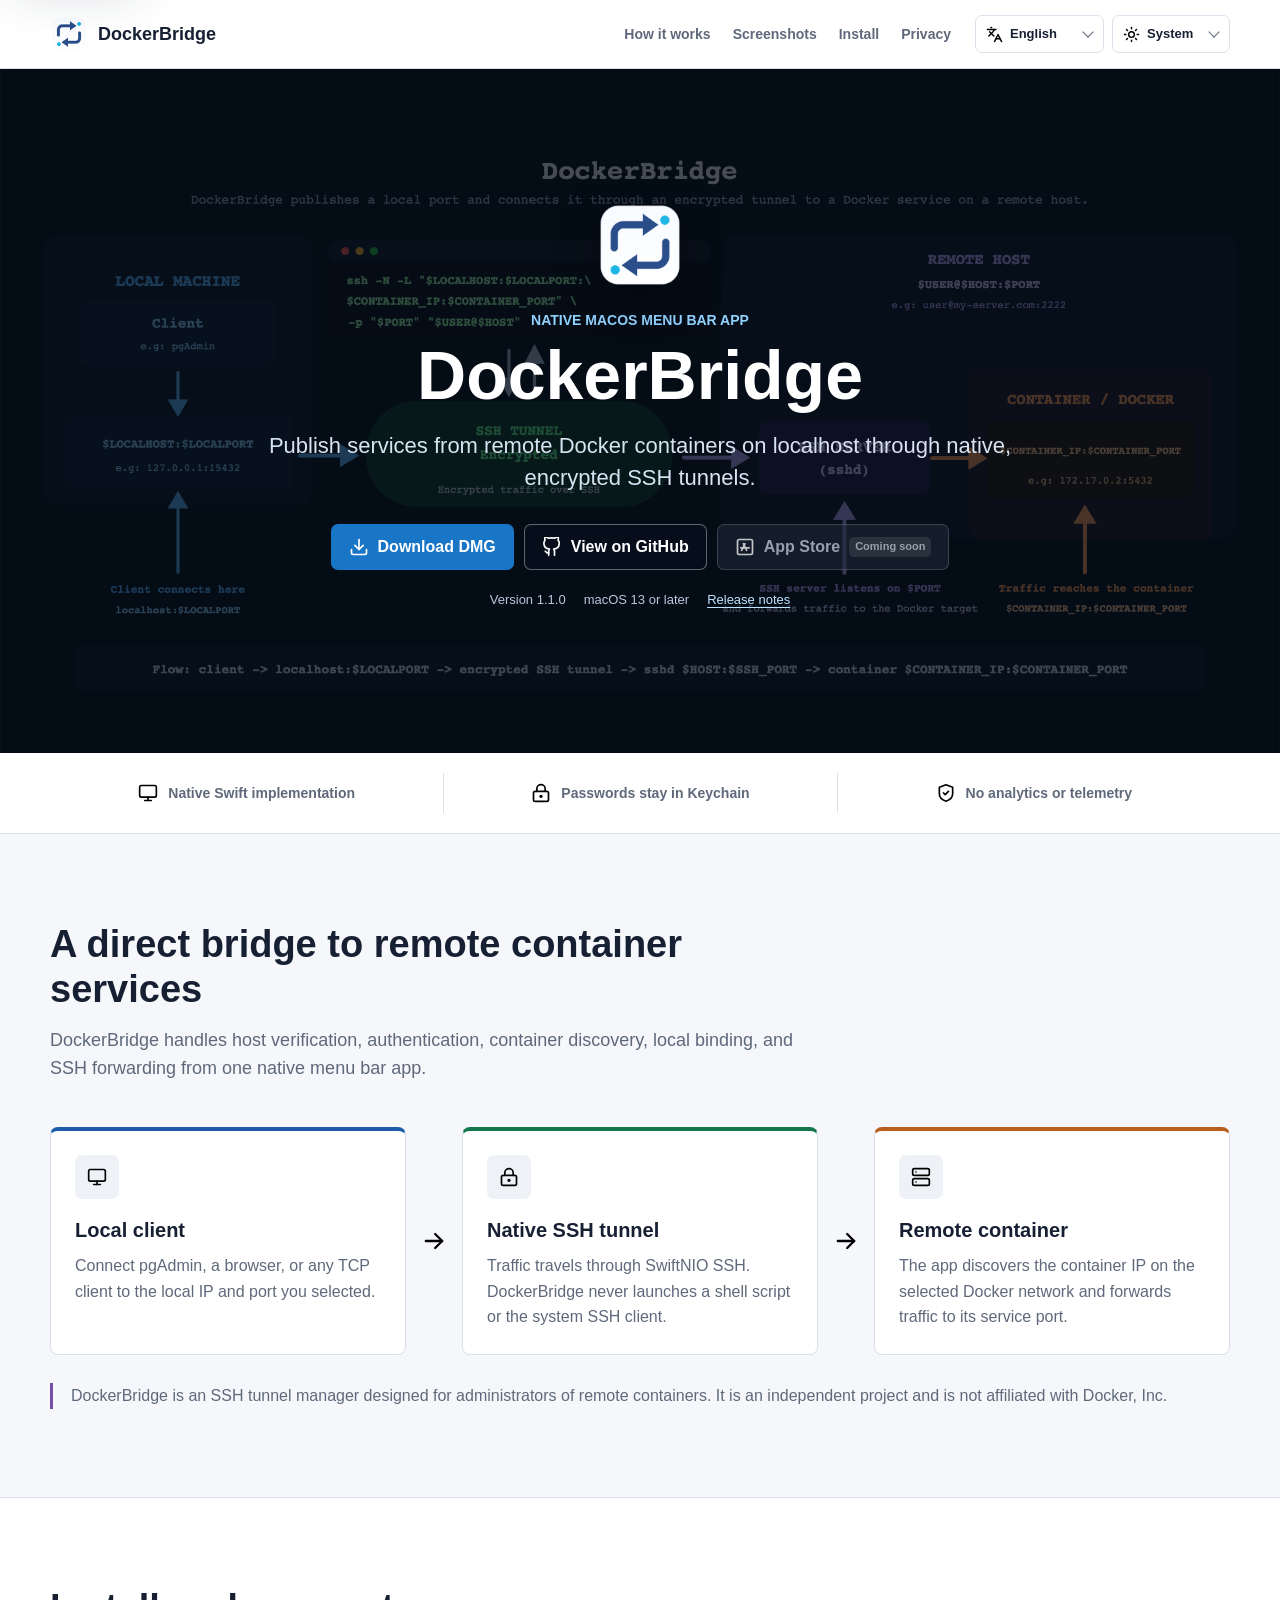
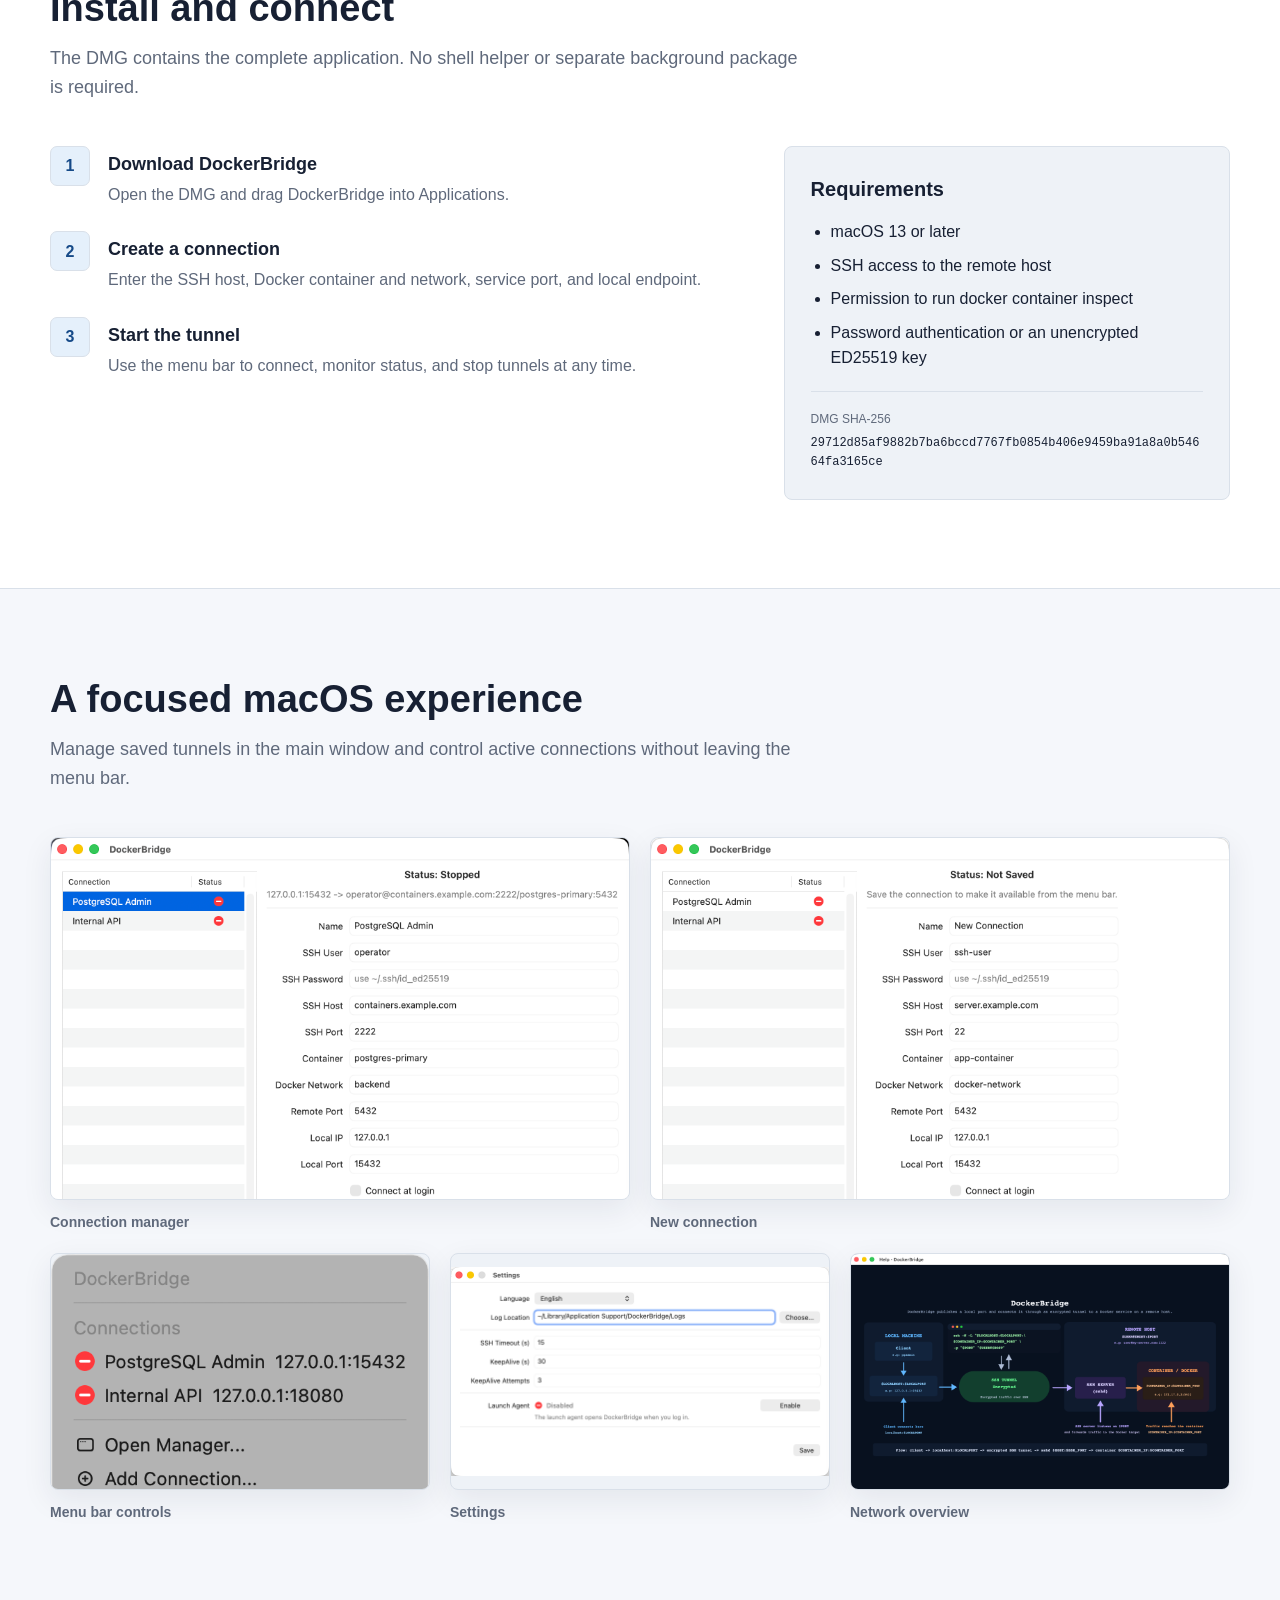
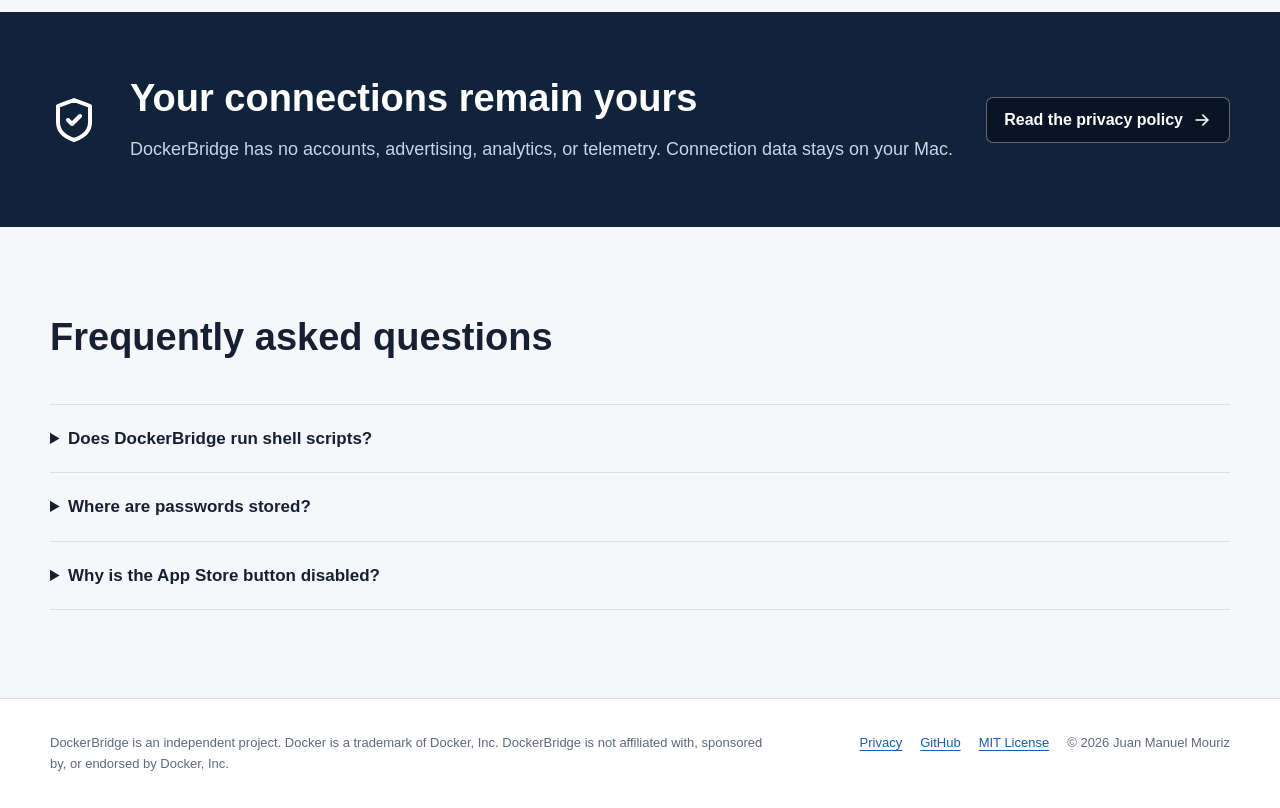
<file: Website/index.html>
<!doctype html>
<html lang="en" data-page="home">
<head>
  <meta charset="utf-8">
  <meta name="viewport" content="width=device-width, initial-scale=1">
  <meta name="description" content="DockerBridge is a native macOS menu bar app for managing SSH tunnels to services in remote Docker containers.">
  <meta name="theme-color" content="#08111f">
  <meta name="color-scheme" content="light dark">
  <meta property="og:type" content="website">
  <meta property="og:site_name" content="DockerBridge">
  <meta property="og:url" content="https://tecnologica.ar/docker-bridge/">
  <meta property="og:title" content="DockerBridge — Native SSH tunnel manager for macOS">
  <meta property="og:description" content="Publish remote Docker services on localhost through native, encrypted SSH tunnels.">
  <meta property="og:image" content="https://tecnologica.ar/docker-bridge/assets/images/og-image.png">
  <meta property="og:image:secure_url" content="https://tecnologica.ar/docker-bridge/assets/images/og-image.png">
  <meta property="og:image:type" content="image/png">
  <meta property="og:image:width" content="2240">
  <meta property="og:image:height" content="1424">
  <meta property="og:image:alt" content="DockerBridge network tunnel overview">
  <meta name="twitter:card" content="summary_large_image">
  <meta name="twitter:title" content="DockerBridge — Native SSH tunnel manager for macOS">
  <meta name="twitter:description" content="Publish remote Docker services on localhost through native, encrypted SSH tunnels.">
  <meta name="twitter:image" content="https://tecnologica.ar/docker-bridge/assets/images/og-image.png">
  <link rel="canonical" href="https://tecnologica.ar/docker-bridge/">
  <link rel="icon" type="image/png" sizes="64x64" href="assets/images/favicon.png">
  <link rel="apple-touch-icon" sizes="180x180" href="assets/images/apple-touch-icon.png">
  <link rel="manifest" href="manifest.json">
  <link rel="preload" as="image" href="assets/images/screenshots/05-help-overview.png">
  <script src="assets/js/theme-init.js"></script>
  <link rel="stylesheet" href="assets/css/site.css">
  <title>DockerBridge — Native SSH tunnel manager for macOS</title>
  <script type="application/ld+json">
  {
    "@context": "https://schema.org",
    "@type": "SoftwareApplication",
    "name": "DockerBridge",
    "applicationCategory": "DeveloperApplication",
    "operatingSystem": "macOS 13 or later",
    "softwareVersion": "1.1.0",
    "description": "Native macOS menu bar app for managing SSH tunnels to services in remote Docker containers.",
    "url": "https://tecnologica.ar/docker-bridge/",
    "downloadUrl": "https://tecnologica.ar/docker-bridge/downloads/DockerBridge.dmg",
    "codeRepository": "https://github.com/jmouriz/DockerBridge",
    "author": {
      "@type": "Person",
      "name": "Juan Manuel Mouriz"
    },
    "offers": {
      "@type": "Offer",
      "price": "0",
      "priceCurrency": "USD"
    }
  }
  </script>
</head>
<body>
  <a class="skip-link" href="#main-content" data-i18n="common.skip">Skip to content</a>

  <header class="site-header">
    <nav class="nav-shell" aria-label="Primary navigation" data-i18n-aria-label="common.primaryNav">
      <a class="brand-link" href="./" aria-label="DockerBridge home" data-i18n-aria-label="common.home">
        <img src="assets/images/favicon.png" width="38" height="38" alt="">
        <span>DockerBridge</span>
      </a>

      <div class="nav-links">
        <a href="#how" data-i18n="nav.how">How it works</a>
        <a href="#screenshots" data-i18n="nav.screenshots">Screenshots</a>
        <a href="#install" data-i18n="nav.install">Install</a>
        <a href="privacy/" data-i18n="nav.privacy">Privacy</a>
      </div>

      <div class="preferences">
        <label class="select-control" data-i18n-title="preferences.languageTitle">
          <img class="icon" src="assets/icons/languages.svg" alt="">
          <span hidden data-i18n="preferences.language">Language</span>
          <select id="language-select" data-i18n-aria-label="preferences.language">
            <option value="en">English</option>
            <option value="es">Español</option>
            <option value="pt">Português</option>
          </select>
        </label>
        <label class="select-control" data-i18n-title="preferences.themeTitle">
          <img class="icon" src="assets/icons/sun.svg" alt="">
          <span hidden data-i18n="preferences.theme">Theme</span>
          <select id="theme-select" data-i18n-aria-label="preferences.theme">
            <option value="system" data-i18n="theme.system">System</option>
            <option value="light" data-i18n="theme.light">Light</option>
            <option value="dark" data-i18n="theme.dark">Dark</option>
          </select>
        </label>
      </div>
    </nav>
  </header>

  <main id="main-content">
    <section class="hero" aria-labelledby="hero-title">
      <div class="hero-content">
        <img class="hero-icon" src="assets/images/app-icon.png" width="92" height="92" alt="DockerBridge application icon" data-i18n-alt="hero.iconAlt">
        <p class="eyebrow" data-i18n="hero.eyebrow">Native macOS menu bar app</p>
        <h1 id="hero-title">DockerBridge</h1>
        <p class="hero-lead" data-i18n="hero.lead">Publish services from remote Docker containers on localhost through native, encrypted SSH tunnels.</p>

        <div class="hero-actions">
          <a class="button button-primary" href="downloads/DockerBridge.dmg" download>
            <img class="icon" src="assets/icons/download.svg" alt="">
            <span data-i18n="actions.download">Download DMG</span>
          </a>
          <a class="button button-hero-secondary" href="https://github.com/jmouriz/DockerBridge" target="_blank" rel="noopener noreferrer">
            <img class="icon" src="assets/icons/github.svg" alt="">
            <span data-i18n="actions.github">View on GitHub</span>
          </a>
          <button class="button button-disabled" type="button" disabled aria-disabled="true" data-i18n-title="actions.appStoreDisabled">
            <img class="icon" src="assets/icons/store.svg" alt="">
            <span data-i18n="actions.appStore">App Store</span>
            <span class="button-badge" data-i18n="actions.comingSoon">Coming soon</span>
          </button>
        </div>

        <p class="hero-meta">
          <span data-i18n="hero.version">Version 1.1.0</span>
          <span data-i18n="hero.requirement">macOS 13 or later</span>
          <a href="https://github.com/jmouriz/DockerBridge/releases/tag/v1.1.0" target="_blank" rel="noopener noreferrer" data-i18n="hero.releaseNotes">Release notes</a>
        </p>
      </div>
    </section>

    <section class="signal-band" aria-label="Product highlights" data-i18n-aria-label="signals.label">
      <ul class="signal-list">
        <li><img class="icon" src="assets/icons/monitor.svg" alt=""><span data-i18n="signals.native">Native Swift implementation</span></li>
        <li><img class="icon" src="assets/icons/lock-keyhole.svg" alt=""><span data-i18n="signals.keychain">Passwords stay in Keychain</span></li>
        <li><img class="icon" src="assets/icons/shield-check.svg" alt=""><span data-i18n="signals.telemetry">No analytics or telemetry</span></li>
      </ul>
    </section>

    <section class="section" id="how">
      <div class="section-inner">
        <div class="section-heading">
          <h2 data-i18n="how.title">A direct bridge to remote container services</h2>
          <p data-i18n="how.lead">DockerBridge handles host verification, authentication, container discovery, local binding, and SSH forwarding from one native menu bar app.</p>
        </div>

        <div class="flow">
          <article class="flow-step flow-step-local">
            <span class="step-icon"><img class="icon" src="assets/icons/monitor.svg" alt=""></span>
            <h3 data-i18n="how.localTitle">Local client</h3>
            <p data-i18n="how.localBody">Connect pgAdmin, a browser, or any TCP client to the local IP and port you selected.</p>
          </article>
          <span class="flow-arrow" aria-hidden="true"><img class="icon" src="assets/icons/arrow-right.svg" alt=""></span>
          <article class="flow-step flow-step-tunnel">
            <span class="step-icon"><img class="icon" src="assets/icons/lock-keyhole.svg" alt=""></span>
            <h3 data-i18n="how.tunnelTitle">Native SSH tunnel</h3>
            <p data-i18n="how.tunnelBody">Traffic travels through SwiftNIO SSH. DockerBridge never launches a shell script or the system SSH client.</p>
          </article>
          <span class="flow-arrow" aria-hidden="true"><img class="icon" src="assets/icons/arrow-right.svg" alt=""></span>
          <article class="flow-step flow-step-remote">
            <span class="step-icon"><img class="icon" src="assets/icons/server.svg" alt=""></span>
            <h3 data-i18n="how.remoteTitle">Remote container</h3>
            <p data-i18n="how.remoteBody">The app discovers the container IP on the selected Docker network and forwards traffic to its service port.</p>
          </article>
        </div>

        <p class="technical-note" data-i18n="how.disclaimer">DockerBridge is an SSH tunnel manager designed for administrators of remote containers. It is an independent project and is not affiliated with Docker, Inc.</p>
      </div>
    </section>

    <section class="section section-alt" id="install">
      <div class="section-inner">
        <div class="section-heading">
          <h2 data-i18n="install.title">Install and connect</h2>
          <p data-i18n="install.lead">The DMG contains the complete application. No shell helper or separate background package is required.</p>
        </div>

        <div class="install-layout">
          <ol class="install-steps">
            <li>
              <strong data-i18n="install.step1Title">Download DockerBridge</strong>
              <span data-i18n="install.step1Body">Open the DMG and drag DockerBridge into Applications.</span>
            </li>
            <li>
              <strong data-i18n="install.step2Title">Create a connection</strong>
              <span data-i18n="install.step2Body">Enter the SSH host, Docker container and network, service port, and local endpoint.</span>
            </li>
            <li>
              <strong data-i18n="install.step3Title">Start the tunnel</strong>
              <span data-i18n="install.step3Body">Use the menu bar to connect, monitor status, and stop tunnels at any time.</span>
            </li>
          </ol>

          <aside class="requirements">
            <h3 data-i18n="requirements.title">Requirements</h3>
            <ul>
              <li data-i18n="requirements.macos">macOS 13 or later</li>
              <li data-i18n="requirements.ssh">SSH access to the remote host</li>
              <li data-i18n="requirements.docker">Permission to run docker container inspect</li>
              <li data-i18n="requirements.auth">Password authentication or an unencrypted ED25519 key</li>
            </ul>
            <p class="checksum">
              <span data-i18n="requirements.checksum">DMG SHA-256</span>
              <code>29712d85af9882b7ba6bccd7767fb0854b406e9459ba91a8a0b54664fa3165ce</code>
            </p>
          </aside>
        </div>
      </div>
    </section>

    <section class="section" id="screenshots">
      <div class="section-inner">
        <div class="section-heading">
          <h2 data-i18n="screenshots.title">A focused macOS experience</h2>
          <p data-i18n="screenshots.lead">Manage saved tunnels in the main window and control active connections without leaving the menu bar.</p>
        </div>

        <div class="gallery-grid">
          <figure class="gallery-item">
            <button class="screenshot-button" type="button" data-screenshot-index="0" data-i18n-aria-label="screenshots.openManager">
              <img src="assets/images/screenshots/01-connection-manager.png" alt="DockerBridge connection manager" loading="lazy" data-i18n-alt="screenshots.managerAlt">
            </button>
            <figcaption data-i18n="screenshots.manager">Connection manager</figcaption>
          </figure>
          <figure class="gallery-item">
            <button class="screenshot-button" type="button" data-screenshot-index="1" data-i18n-aria-label="screenshots.openConnection">
              <img src="assets/images/screenshots/02-new-connection.png" alt="DockerBridge new connection form" loading="lazy" data-i18n-alt="screenshots.connectionAlt">
            </button>
            <figcaption data-i18n="screenshots.connection">New connection</figcaption>
          </figure>
          <figure class="gallery-item">
            <button class="screenshot-button" type="button" data-screenshot-index="2" data-i18n-aria-label="screenshots.openMenu">
              <img src="assets/images/screenshots/03-menu-bar-menu.png" alt="DockerBridge menu bar menu" loading="lazy" data-i18n-alt="screenshots.menuAlt">
            </button>
            <figcaption data-i18n="screenshots.menu">Menu bar controls</figcaption>
          </figure>
          <figure class="gallery-item">
            <button class="screenshot-button" type="button" data-screenshot-index="3" data-i18n-aria-label="screenshots.openSettings">
              <img src="assets/images/screenshots/04-settings.png" alt="DockerBridge settings" loading="lazy" data-i18n-alt="screenshots.settingsAlt">
            </button>
            <figcaption data-i18n="screenshots.settings">Settings</figcaption>
          </figure>
          <figure class="gallery-item">
            <button class="screenshot-button" type="button" data-screenshot-index="4" data-i18n-aria-label="screenshots.openHelp">
              <img src="assets/images/screenshots/05-help-overview.png" alt="DockerBridge network help overview" loading="lazy" data-i18n-alt="screenshots.helpAlt">
            </button>
            <figcaption data-i18n="screenshots.help">Network overview</figcaption>
          </figure>
        </div>
      </div>
    </section>

    <section class="privacy-band">
      <div class="privacy-callout">
        <img class="icon" src="assets/icons/shield-check.svg" alt="">
        <div>
          <h2 data-i18n="privacyCallout.title">Your connections remain yours</h2>
          <p data-i18n="privacyCallout.body">DockerBridge has no accounts, advertising, analytics, or telemetry. Connection data stays on your Mac.</p>
        </div>
        <a class="button button-hero-secondary" href="privacy/">
          <span data-i18n="privacyCallout.action">Read the privacy policy</span>
          <img class="icon" src="assets/icons/arrow-right.svg" alt="">
        </a>
      </div>
    </section>

    <section class="section" id="faq">
      <div class="section-inner">
        <div class="section-heading">
          <h2 data-i18n="faq.title">Frequently asked questions</h2>
        </div>
        <div class="faq-list">
          <details>
            <summary data-i18n="faq.shellQuestion">Does DockerBridge run shell scripts?</summary>
            <p data-i18n="faq.shellAnswer">No. SSH transport, command execution, and TCP forwarding run inside the app with SwiftNIO and SwiftNIO SSH.</p>
          </details>
          <details>
            <summary data-i18n="faq.passwordQuestion">Where are passwords stored?</summary>
            <p data-i18n="faq.passwordAnswer">Passwords are stored in the macOS Keychain. Profiles and logs never contain the saved password.</p>
          </details>
          <details>
            <summary data-i18n="faq.storeQuestion">Why is the App Store button disabled?</summary>
            <p data-i18n="faq.storeAnswer">The App Store listing is still pending. The signed DMG and complete source code are available now.</p>
          </details>
        </div>
      </div>
    </section>
  </main>

  <footer class="site-footer">
    <div class="footer-inner">
      <p data-i18n="footer.disclaimer">DockerBridge is an independent project. Docker is a trademark of Docker, Inc. DockerBridge is not affiliated with, sponsored by, or endorsed by Docker, Inc.</p>
      <nav class="footer-links" aria-label="Footer navigation" data-i18n-aria-label="footer.navigation">
        <a href="privacy/" data-i18n="nav.privacy">Privacy</a>
        <a href="https://github.com/jmouriz/DockerBridge" target="_blank" rel="noopener noreferrer">GitHub</a>
        <a href="https://github.com/jmouriz/DockerBridge/blob/main/LICENSE" target="_blank" rel="noopener noreferrer" data-i18n="footer.license">MIT License</a>
        <span>© <span data-current-year>2026</span> Juan Manuel Mouriz</span>
      </nav>
    </div>
  </footer>

  <dialog class="lightbox" id="screenshot-dialog" data-i18n-aria-label="screenshots.dialogLabel">
    <div class="lightbox-layout">
      <button class="icon-button lightbox-close" type="button" data-lightbox-close data-i18n-title="screenshots.close">
        <img class="icon" src="assets/icons/x.svg" alt="">
      </button>
      <button class="icon-button lightbox-nav" type="button" data-lightbox-previous data-i18n-title="screenshots.previous">
        <img class="icon" src="assets/icons/chevron-left.svg" alt="">
      </button>
      <figure>
        <img data-lightbox-image src="assets/images/screenshots/01-connection-manager.png" alt="">
        <figcaption data-lightbox-caption></figcaption>
      </figure>
      <button class="icon-button lightbox-nav" type="button" data-lightbox-next data-i18n-title="screenshots.next">
        <img class="icon" src="assets/icons/chevron-right.svg" alt="">
      </button>
    </div>
  </dialog>

  <script src="assets/js/i18n.js"></script>
  <script src="assets/js/site.js"></script>
</body>
</html>
</file>
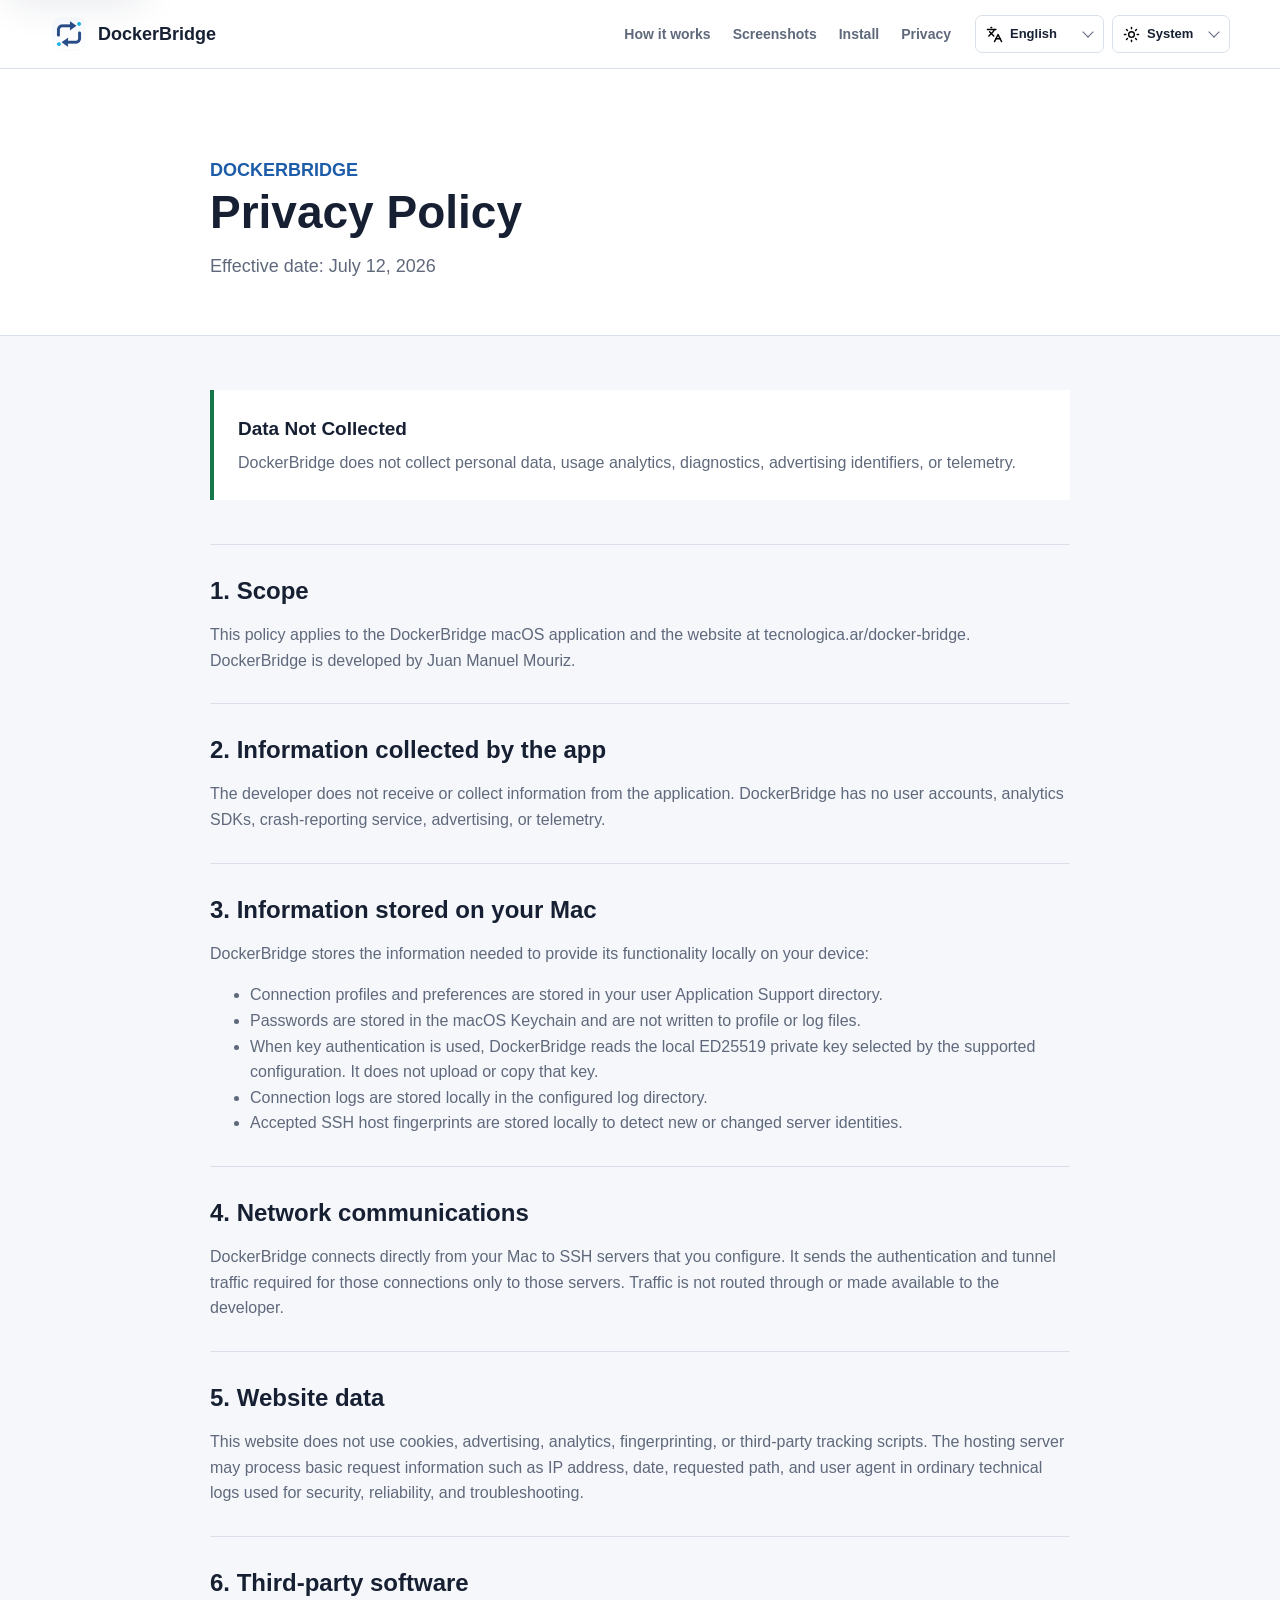
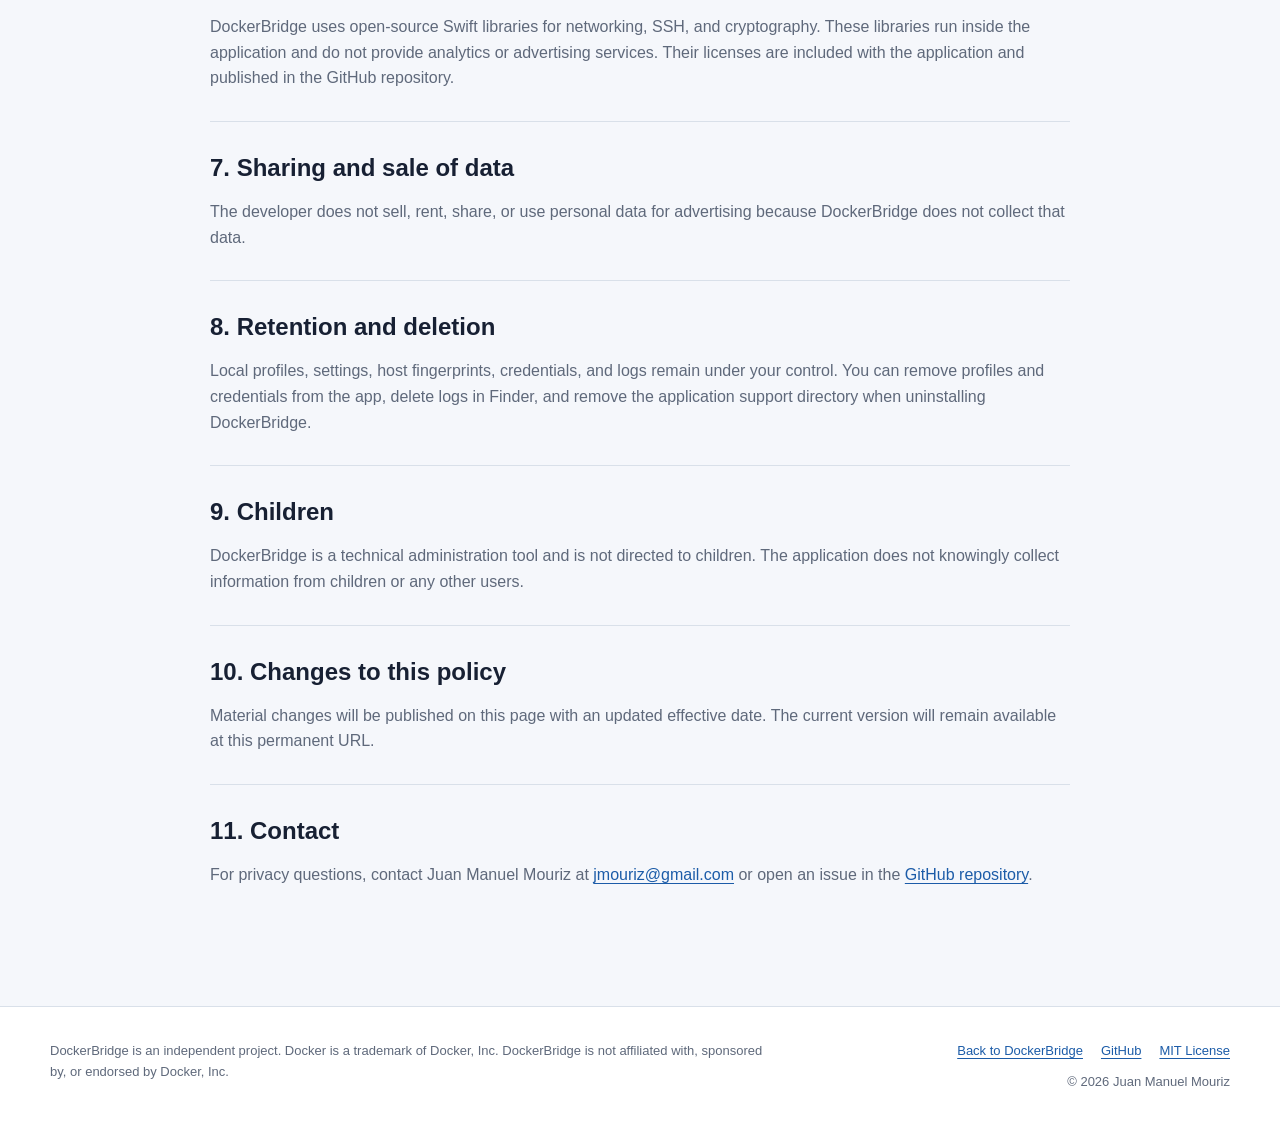
<file: Website/privacy/index.html>
<!doctype html>
<html lang="en" data-page="privacy">
<head>
  <meta charset="utf-8">
  <meta name="viewport" content="width=device-width, initial-scale=1">
  <meta name="description" content="Privacy policy for the DockerBridge macOS application and website.">
  <meta name="theme-color" content="#08111f">
  <meta name="color-scheme" content="light dark">
  <meta property="og:type" content="website">
  <meta property="og:site_name" content="DockerBridge">
  <meta property="og:url" content="https://tecnologica.ar/docker-bridge/privacy/">
  <meta property="og:title" content="DockerBridge Privacy Policy">
  <meta property="og:description" content="DockerBridge does not collect personal data, analytics, or telemetry.">
  <meta property="og:image" content="https://tecnologica.ar/docker-bridge/assets/images/og-image.png">
  <meta property="og:image:secure_url" content="https://tecnologica.ar/docker-bridge/assets/images/og-image.png">
  <meta property="og:image:type" content="image/png">
  <meta property="og:image:width" content="2240">
  <meta property="og:image:height" content="1424">
  <meta property="og:image:alt" content="DockerBridge network tunnel overview">
  <meta name="twitter:card" content="summary_large_image">
  <link rel="canonical" href="https://tecnologica.ar/docker-bridge/privacy/">
  <link rel="icon" type="image/png" sizes="64x64" href="../assets/images/favicon.png">
  <link rel="apple-touch-icon" sizes="180x180" href="../assets/images/apple-touch-icon.png">
  <link rel="manifest" href="../manifest.json">
  <script src="../assets/js/theme-init.js"></script>
  <link rel="stylesheet" href="../assets/css/site.css">
  <title>DockerBridge Privacy Policy</title>
</head>
<body>
  <a class="skip-link" href="#main-content" data-i18n="common.skip">Skip to content</a>

  <header class="site-header">
    <nav class="nav-shell" aria-label="Primary navigation" data-i18n-aria-label="common.primaryNav">
      <a class="brand-link" href="../" aria-label="DockerBridge home" data-i18n-aria-label="common.home">
        <img src="../assets/images/favicon.png" width="38" height="38" alt="">
        <span>DockerBridge</span>
      </a>

      <div class="nav-links">
        <a href="../#how" data-i18n="nav.how">How it works</a>
        <a href="../#screenshots" data-i18n="nav.screenshots">Screenshots</a>
        <a href="../#install" data-i18n="nav.install">Install</a>
        <a href="./" aria-current="page" data-i18n="nav.privacy">Privacy</a>
      </div>

      <div class="preferences">
        <label class="select-control" data-i18n-title="preferences.languageTitle">
          <img class="icon" src="../assets/icons/languages.svg" alt="">
          <span hidden data-i18n="preferences.language">Language</span>
          <select id="language-select" data-i18n-aria-label="preferences.language">
            <option value="en">English</option>
            <option value="es">Español</option>
            <option value="pt">Português</option>
          </select>
        </label>
        <label class="select-control" data-i18n-title="preferences.themeTitle">
          <img class="icon" src="../assets/icons/sun.svg" alt="">
          <span hidden data-i18n="preferences.theme">Theme</span>
          <select id="theme-select" data-i18n-aria-label="preferences.theme">
            <option value="system" data-i18n="theme.system">System</option>
            <option value="light" data-i18n="theme.light">Light</option>
            <option value="dark" data-i18n="theme.dark">Dark</option>
          </select>
        </label>
      </div>
    </nav>
  </header>

  <main id="main-content" class="legal-main">
    <header class="legal-header">
      <div class="legal-header-inner">
        <p class="eyebrow">DockerBridge</p>
        <h1 data-i18n="privacy.title">Privacy Policy</h1>
        <p><span data-i18n="privacy.effective">Effective date</span>: <time datetime="2026-07-12" data-i18n="privacy.date">July 12, 2026</time></p>
      </div>
    </header>

    <div class="legal-content">
      <div class="privacy-summary">
        <strong data-i18n="privacy.summaryTitle">Data Not Collected</strong>
        <p data-i18n="privacy.summaryBody">DockerBridge does not collect personal data, usage analytics, diagnostics, advertising identifiers, or telemetry.</p>
      </div>

      <section class="legal-section">
        <h2 data-i18n="privacy.scopeTitle">1. Scope</h2>
        <p data-i18n="privacy.scopeBody">This policy applies to the DockerBridge macOS application and the website at tecnologica.ar/docker-bridge. DockerBridge is developed by Juan Manuel Mouriz.</p>
      </section>

      <section class="legal-section">
        <h2 data-i18n="privacy.collectionTitle">2. Information collected by the app</h2>
        <p data-i18n="privacy.collectionBody">The developer does not receive or collect information from the application. DockerBridge has no user accounts, analytics SDKs, crash-reporting service, advertising, or telemetry.</p>
      </section>

      <section class="legal-section">
        <h2 data-i18n="privacy.localTitle">3. Information stored on your Mac</h2>
        <p data-i18n="privacy.localIntro">DockerBridge stores the information needed to provide its functionality locally on your device:</p>
        <ul>
          <li data-i18n="privacy.localProfiles">Connection profiles and preferences are stored in your user Application Support directory.</li>
          <li data-i18n="privacy.localPasswords">Passwords are stored in the macOS Keychain and are not written to profile or log files.</li>
          <li data-i18n="privacy.localKeys">When key authentication is used, DockerBridge reads the local ED25519 private key selected by the supported configuration. It does not upload or copy that key.</li>
          <li data-i18n="privacy.localLogs">Connection logs are stored locally in the configured log directory.</li>
          <li data-i18n="privacy.localHosts">Accepted SSH host fingerprints are stored locally to detect new or changed server identities.</li>
        </ul>
      </section>

      <section class="legal-section">
        <h2 data-i18n="privacy.networkTitle">4. Network communications</h2>
        <p data-i18n="privacy.networkBody">DockerBridge connects directly from your Mac to SSH servers that you configure. It sends the authentication and tunnel traffic required for those connections only to those servers. Traffic is not routed through or made available to the developer.</p>
      </section>

      <section class="legal-section">
        <h2 data-i18n="privacy.websiteTitle">5. Website data</h2>
        <p data-i18n="privacy.websiteBody">This website does not use cookies, advertising, analytics, fingerprinting, or third-party tracking scripts. The hosting server may process basic request information such as IP address, date, requested path, and user agent in ordinary technical logs used for security, reliability, and troubleshooting.</p>
      </section>

      <section class="legal-section">
        <h2 data-i18n="privacy.thirdPartyTitle">6. Third-party software</h2>
        <p data-i18n="privacy.thirdPartyBody">DockerBridge uses open-source Swift libraries for networking, SSH, and cryptography. These libraries run inside the application and do not provide analytics or advertising services. Their licenses are included with the application and published in the GitHub repository.</p>
      </section>

      <section class="legal-section">
        <h2 data-i18n="privacy.sharingTitle">7. Sharing and sale of data</h2>
        <p data-i18n="privacy.sharingBody">The developer does not sell, rent, share, or use personal data for advertising because DockerBridge does not collect that data.</p>
      </section>

      <section class="legal-section">
        <h2 data-i18n="privacy.retentionTitle">8. Retention and deletion</h2>
        <p data-i18n="privacy.retentionBody">Local profiles, settings, host fingerprints, credentials, and logs remain under your control. You can remove profiles and credentials from the app, delete logs in Finder, and remove the application support directory when uninstalling DockerBridge.</p>
      </section>

      <section class="legal-section">
        <h2 data-i18n="privacy.childrenTitle">9. Children</h2>
        <p data-i18n="privacy.childrenBody">DockerBridge is a technical administration tool and is not directed to children. The application does not knowingly collect information from children or any other users.</p>
      </section>

      <section class="legal-section">
        <h2 data-i18n="privacy.changesTitle">10. Changes to this policy</h2>
        <p data-i18n="privacy.changesBody">Material changes will be published on this page with an updated effective date. The current version will remain available at this permanent URL.</p>
      </section>

      <section class="legal-section">
        <h2 data-i18n="privacy.contactTitle">11. Contact</h2>
        <p><span data-i18n="privacy.contactBody">For privacy questions, contact Juan Manuel Mouriz at</span> <a href="mailto:jmouriz@gmail.com">jmouriz@gmail.com</a> <span data-i18n="privacy.contactOr">or open an issue in the</span> <a href="https://github.com/jmouriz/DockerBridge/issues" target="_blank" rel="noopener noreferrer" data-i18n="privacy.repository">GitHub repository</a>.</p>
      </section>
    </div>
  </main>

  <footer class="site-footer">
    <div class="footer-inner">
      <p data-i18n="footer.disclaimer">DockerBridge is an independent project. Docker is a trademark of Docker, Inc. DockerBridge is not affiliated with, sponsored by, or endorsed by Docker, Inc.</p>
      <nav class="footer-links" aria-label="Footer navigation" data-i18n-aria-label="footer.navigation">
        <a href="../" data-i18n="common.backHome">Back to DockerBridge</a>
        <a href="https://github.com/jmouriz/DockerBridge" target="_blank" rel="noopener noreferrer">GitHub</a>
        <a href="https://github.com/jmouriz/DockerBridge/blob/main/LICENSE" target="_blank" rel="noopener noreferrer" data-i18n="footer.license">MIT License</a>
        <span>© <span data-current-year>2026</span> Juan Manuel Mouriz</span>
      </nav>
    </div>
  </footer>

  <script src="../assets/js/i18n.js"></script>
  <script src="../assets/js/site.js"></script>
</body>
</html>
</file>
<file: Website/assets/css/site.css>
:root {
  color-scheme: light;
  --page: #f5f7fb;
  --surface: #ffffff;
  --surface-subtle: #eef2f7;
  --ink: #172033;
  --muted: #5f697b;
  --line: #d9e0e9;
  --brand: #1c5ca8;
  --brand-strong: #164a88;
  --brand-soft: #e5f0fb;
  --green: #16784a;
  --orange: #b95e1c;
  --violet: #7251a7;
  --focus: #1689d4;
  --header: rgba(255, 255, 255, 0.92);
  --shadow: 0 16px 40px rgba(26, 39, 62, 0.12);
  --icon-filter: none;
  --content: 1180px;
  --header-height: 68px;
}

@media (prefers-color-scheme: dark) {
  :root:not([data-theme="light"]) {
    color-scheme: dark;
    --page: #08111f;
    --surface: #101b2d;
    --surface-subtle: #15233a;
    --ink: #f1f5fb;
    --muted: #a6b2c6;
    --line: #263752;
    --brand: #62b3f5;
    --brand-strong: #8ac7f8;
    --brand-soft: #142c46;
    --green: #62d99a;
    --orange: #f4a261;
    --violet: #b79aeb;
    --focus: #67c5ff;
    --header: rgba(8, 17, 31, 0.92);
    --shadow: 0 18px 48px rgba(0, 0, 0, 0.3);
    --icon-filter: brightness(0) invert(1);
  }
}

:root[data-theme="dark"] {
  color-scheme: dark;
  --page: #08111f;
  --surface: #101b2d;
  --surface-subtle: #15233a;
  --ink: #f1f5fb;
  --muted: #a6b2c6;
  --line: #263752;
  --brand: #62b3f5;
  --brand-strong: #8ac7f8;
  --brand-soft: #142c46;
  --green: #62d99a;
  --orange: #f4a261;
  --violet: #b79aeb;
  --focus: #67c5ff;
  --header: rgba(8, 17, 31, 0.92);
  --shadow: 0 18px 48px rgba(0, 0, 0, 0.3);
  --icon-filter: brightness(0) invert(1);
}

:root[data-theme="light"] {
  color-scheme: light;
}

* {
  box-sizing: border-box;
  letter-spacing: 0;
}

html {
  scroll-behavior: smooth;
  background: var(--page);
}

body {
  margin: 0;
  background: var(--page);
  color: var(--ink);
  font-family: -apple-system, BlinkMacSystemFont, "Segoe UI", sans-serif;
  font-size: 16px;
  line-height: 1.6;
  text-rendering: optimizeLegibility;
}

body.dialog-open {
  overflow: hidden;
}

img {
  display: block;
  max-width: 100%;
}

a {
  color: var(--brand);
  text-decoration-thickness: 1px;
  text-underline-offset: 3px;
}

button,
select {
  font: inherit;
}

button,
a,
select {
  -webkit-tap-highlight-color: transparent;
}

:focus-visible {
  outline: 3px solid var(--focus);
  outline-offset: 3px;
}

.skip-link {
  position: fixed;
  z-index: 1000;
  top: 10px;
  left: 10px;
  transform: translateY(-160%);
  padding: 9px 13px;
  border-radius: 6px;
  background: var(--surface);
  color: var(--ink);
  box-shadow: var(--shadow);
}

.skip-link:focus {
  transform: translateY(0);
}

.site-header {
  position: sticky;
  z-index: 100;
  top: 0;
  min-height: var(--header-height);
  border-bottom: 1px solid var(--line);
  background: var(--header);
  backdrop-filter: blur(16px);
}

.nav-shell {
  width: min(calc(100% - 40px), var(--content));
  min-height: var(--header-height);
  margin: 0 auto;
  display: flex;
  align-items: center;
  gap: 24px;
}

.brand-link {
  flex: 0 0 auto;
  display: inline-flex;
  align-items: center;
  gap: 10px;
  color: var(--ink);
  font-size: 18px;
  font-weight: 730;
  text-decoration: none;
}

.brand-link img {
  width: 38px;
  height: 38px;
}

.nav-links {
  display: flex;
  align-items: center;
  gap: 22px;
  margin-left: auto;
}

.nav-links a {
  color: var(--muted);
  font-size: 14px;
  font-weight: 650;
  text-decoration: none;
}

.nav-links a:hover {
  color: var(--ink);
}

.preferences {
  display: flex;
  align-items: center;
  gap: 8px;
}

.select-control {
  position: relative;
  display: flex;
  align-items: center;
  min-width: 118px;
  height: 38px;
  border: 1px solid var(--line);
  border-radius: 7px;
  background: var(--surface);
}

.select-control .icon {
  position: absolute;
  left: 10px;
  width: 17px;
  height: 17px;
  pointer-events: none;
}

.select-control select {
  width: 100%;
  height: 100%;
  border: 0;
  padding: 0 28px 0 34px;
  appearance: none;
  background: transparent;
  color: var(--ink);
  cursor: pointer;
  font-size: 13px;
  font-weight: 650;
}

.select-control::after {
  content: "";
  position: absolute;
  right: 11px;
  width: 7px;
  height: 7px;
  border-right: 1.5px solid var(--muted);
  border-bottom: 1.5px solid var(--muted);
  transform: translateY(-2px) rotate(45deg);
  pointer-events: none;
}

.icon {
  width: 20px;
  height: 20px;
  filter: var(--icon-filter);
}

main section {
  scroll-margin-top: calc(var(--header-height) + 16px);
}

.hero {
  position: relative;
  isolation: isolate;
  min-height: min(76svh, 720px);
  display: flex;
  align-items: center;
  overflow: hidden;
  background-color: #08111f;
  background-image: url("../images/screenshots/05-help-overview.png");
  background-position: center;
  background-size: cover;
  color: #ffffff;
}

.hero::before {
  content: "";
  position: absolute;
  z-index: -1;
  inset: 0;
  background: rgba(4, 10, 18, 0.72);
}

.hero-content {
  width: min(calc(100% - 40px), 900px);
  margin: 0 auto;
  padding: 72px 0 84px;
  text-align: center;
}

.hero-icon {
  width: 92px;
  height: 92px;
  margin: 0 auto 18px;
  filter: drop-shadow(0 12px 22px rgba(0, 0, 0, 0.35));
}

.eyebrow {
  margin: 0 0 8px;
  color: #91d2ff;
  font-size: 14px;
  font-weight: 760;
  text-transform: uppercase;
}

.hero h1 {
  margin: 0;
  font-size: 68px;
  line-height: 1.04;
  font-weight: 780;
}

.hero-lead {
  max-width: 760px;
  margin: 20px auto 0;
  color: #d8e3f2;
  font-size: 22px;
  line-height: 1.45;
}

.hero-actions {
  display: flex;
  flex-wrap: wrap;
  justify-content: center;
  gap: 10px;
  margin-top: 30px;
}

.button {
  min-height: 46px;
  display: inline-flex;
  align-items: center;
  justify-content: center;
  gap: 9px;
  border: 1px solid transparent;
  border-radius: 7px;
  padding: 10px 17px;
  font-weight: 720;
  line-height: 1.2;
  text-decoration: none;
  transition: transform 160ms ease, background-color 160ms ease, border-color 160ms ease;
}

.button:hover:not(:disabled):not([aria-disabled="true"]) {
  transform: translateY(-1px);
}

.button-primary {
  background: #1975c6;
  color: #ffffff;
}

.button-primary:hover {
  background: #2586d7;
}

.button-primary .icon,
.button-hero-secondary .icon,
.button-disabled .icon {
  filter: brightness(0) invert(1);
}

.button-hero-secondary {
  border-color: rgba(255, 255, 255, 0.36);
  background: rgba(8, 17, 31, 0.76);
  color: #ffffff;
}

.button-hero-secondary:hover {
  background: rgba(20, 38, 61, 0.92);
}

.button-disabled {
  border-color: rgba(255, 255, 255, 0.22);
  background: rgba(31, 42, 58, 0.74);
  color: #c5cfdd;
  cursor: not-allowed;
  opacity: 0.76;
}

.button-badge {
  padding: 3px 6px;
  border-radius: 5px;
  background: rgba(255, 255, 255, 0.13);
  font-size: 11px;
  font-weight: 720;
}

.hero-meta {
  display: flex;
  flex-wrap: wrap;
  justify-content: center;
  gap: 8px 18px;
  margin: 20px 0 0;
  color: #b9c8dc;
  font-size: 13px;
}

.hero-meta a {
  color: #bfe3ff;
}

.signal-band {
  border-bottom: 1px solid var(--line);
  background: var(--surface);
}

.signal-list {
  width: min(calc(100% - 40px), var(--content));
  margin: 0 auto;
  padding: 20px 0;
  display: grid;
  grid-template-columns: repeat(3, 1fr);
  gap: 0;
  list-style: none;
}

.signal-list li {
  display: flex;
  align-items: center;
  justify-content: center;
  gap: 10px;
  min-height: 40px;
  padding: 0 22px;
  color: var(--muted);
  font-size: 14px;
  font-weight: 670;
  text-align: center;
}

.signal-list li + li {
  border-left: 1px solid var(--line);
}

.section {
  padding: 88px 0;
}

.section-alt {
  border-top: 1px solid var(--line);
  border-bottom: 1px solid var(--line);
  background: var(--surface);
}

.section-inner {
  width: min(calc(100% - 40px), var(--content));
  margin: 0 auto;
}

.section-heading {
  max-width: 760px;
  margin-bottom: 44px;
}

.section-heading h2,
.privacy-callout h2,
.legal-header h1 {
  margin: 0;
  color: var(--ink);
  font-size: 38px;
  line-height: 1.18;
}

.section-heading p,
.privacy-callout p {
  margin: 14px 0 0;
  color: var(--muted);
  font-size: 18px;
}

.flow {
  display: grid;
  grid-template-columns: 1fr 56px 1fr 56px 1fr;
  align-items: stretch;
}

.flow-step {
  min-width: 0;
  padding: 24px;
  border: 1px solid var(--line);
  border-top: 4px solid var(--brand);
  border-radius: 8px;
  background: var(--surface);
}

.flow-step-tunnel {
  border-top-color: var(--green);
}

.flow-step-remote {
  border-top-color: var(--orange);
}

.flow-step .step-icon {
  width: 44px;
  height: 44px;
  display: grid;
  place-items: center;
  margin-bottom: 18px;
  border-radius: 7px;
  background: var(--surface-subtle);
}

.flow-step h3 {
  margin: 0;
  font-size: 20px;
  line-height: 1.3;
}

.flow-step p {
  margin: 10px 0 0;
  color: var(--muted);
}

.flow-arrow {
  display: grid;
  place-items: center;
}

.flow-arrow .icon {
  width: 28px;
  height: 28px;
}

.technical-note {
  margin: 28px 0 0;
  padding-left: 18px;
  border-left: 3px solid var(--violet);
  color: var(--muted);
}

.install-layout {
  display: grid;
  grid-template-columns: minmax(0, 1.2fr) minmax(280px, 0.8fr);
  gap: 64px;
  align-items: start;
}

.install-steps {
  margin: 0;
  padding: 0;
  list-style: none;
  counter-reset: install;
}

.install-steps li {
  position: relative;
  min-height: 68px;
  padding: 4px 0 24px 58px;
  counter-increment: install;
}

.install-steps li::before {
  content: counter(install);
  position: absolute;
  left: 0;
  top: 0;
  width: 38px;
  height: 38px;
  display: grid;
  place-items: center;
  border: 1px solid var(--line);
  border-radius: 7px;
  background: var(--brand-soft);
  color: var(--brand-strong);
  font-weight: 760;
}

.install-steps strong {
  display: block;
  margin-bottom: 3px;
  font-size: 18px;
}

.install-steps span {
  color: var(--muted);
}

.requirements {
  padding: 26px;
  border: 1px solid var(--line);
  border-radius: 8px;
  background: var(--surface-subtle);
}

.requirements h3 {
  margin: 0 0 14px;
  font-size: 20px;
}

.requirements ul {
  margin: 0;
  padding-left: 20px;
}

.requirements li + li {
  margin-top: 8px;
}

.checksum {
  margin: 20px 0 0;
  padding-top: 18px;
  border-top: 1px solid var(--line);
  color: var(--muted);
  font-size: 12px;
}

.checksum code {
  display: block;
  margin-top: 5px;
  overflow-wrap: anywhere;
  color: var(--ink);
  font-family: ui-monospace, SFMono-Regular, Menlo, monospace;
}

.gallery-grid {
  display: grid;
  grid-template-columns: repeat(12, 1fr);
  gap: 20px;
}

.gallery-item {
  grid-column: span 6;
  margin: 0;
  min-width: 0;
}

.gallery-item:nth-child(3) {
  grid-column: span 4;
}

.gallery-item:nth-child(4),
.gallery-item:nth-child(5) {
  grid-column: span 4;
}

.screenshot-button {
  width: 100%;
  aspect-ratio: 16 / 10;
  display: grid;
  place-items: center;
  overflow: hidden;
  border: 1px solid var(--line);
  border-radius: 8px;
  padding: 0;
  background: var(--surface-subtle);
  cursor: zoom-in;
  box-shadow: 0 10px 30px rgba(24, 37, 58, 0.08);
}

.screenshot-button img {
  width: 100%;
  height: 100%;
  object-fit: contain;
}

.gallery-item figcaption {
  margin-top: 11px;
  color: var(--muted);
  font-size: 14px;
  font-weight: 650;
}

.privacy-band {
  padding: 64px 0;
  background: #10233a;
  color: #ffffff;
}

.privacy-callout {
  width: min(calc(100% - 40px), var(--content));
  margin: 0 auto;
  display: grid;
  grid-template-columns: 56px minmax(0, 1fr) auto;
  align-items: center;
  gap: 24px;
}

.privacy-callout > .icon {
  width: 48px;
  height: 48px;
  filter: brightness(0) invert(1);
}

.privacy-callout h2 {
  color: #ffffff;
}

.privacy-callout p {
  color: #c6d5e8;
}

.faq-list {
  border-top: 1px solid var(--line);
}

.faq-list details {
  border-bottom: 1px solid var(--line);
  padding: 0;
}

.faq-list summary {
  padding: 20px 34px 20px 0;
  cursor: pointer;
  color: var(--ink);
  font-size: 17px;
  font-weight: 700;
}

.faq-list details p {
  max-width: 850px;
  margin: -5px 0 22px;
  color: var(--muted);
}

.site-footer {
  border-top: 1px solid var(--line);
  background: var(--surface);
}

.footer-inner {
  width: min(calc(100% - 40px), var(--content));
  margin: 0 auto;
  padding: 34px 0;
  display: flex;
  justify-content: space-between;
  gap: 32px;
  color: var(--muted);
  font-size: 13px;
}

.footer-inner p {
  max-width: 720px;
  margin: 0;
}

.footer-links {
  display: flex;
  flex-wrap: wrap;
  justify-content: flex-end;
  gap: 10px 18px;
}

.footer-links a {
  white-space: nowrap;
}

.lightbox {
  width: min(94vw, 1240px);
  max-width: none;
  height: min(90vh, 860px);
  max-height: none;
  border: 1px solid #35445a;
  border-radius: 8px;
  padding: 0;
  background: #07101d;
  color: #ffffff;
  box-shadow: 0 30px 90px rgba(0, 0, 0, 0.55);
}

.lightbox::backdrop {
  background: rgba(0, 0, 0, 0.76);
}

.lightbox-layout {
  position: relative;
  width: 100%;
  height: 100%;
  display: grid;
  grid-template-columns: 58px minmax(0, 1fr) 58px;
  align-items: center;
}

.lightbox figure {
  min-width: 0;
  margin: 0;
  padding: 58px 8px 24px;
  text-align: center;
}

.lightbox figure img {
  width: 100%;
  height: calc(min(90vh, 860px) - 126px);
  object-fit: contain;
}

.lightbox figcaption {
  margin-top: 12px;
  color: #c6d2e3;
  font-size: 14px;
}

.icon-button {
  width: 42px;
  height: 42px;
  display: grid;
  place-items: center;
  border: 1px solid #41516a;
  border-radius: 7px;
  background: #101b2d;
  cursor: pointer;
}

.icon-button:hover {
  background: #1a2a42;
}

.icon-button .icon {
  filter: brightness(0) invert(1);
}

.lightbox-close {
  position: absolute;
  z-index: 2;
  top: 14px;
  right: 14px;
}

.lightbox-nav {
  justify-self: center;
}

.legal-main {
  padding-bottom: 88px;
}

.legal-header {
  padding: 74px 0 54px;
  border-bottom: 1px solid var(--line);
  background: var(--surface);
}

.legal-header-inner,
.legal-content {
  width: min(calc(100% - 40px), 860px);
  margin: 0 auto;
}

.legal-header .eyebrow {
  color: var(--brand);
}

.legal-header h1 {
  font-size: 46px;
}

.legal-header p {
  margin: 13px 0 0;
  color: var(--muted);
  font-size: 18px;
}

.legal-content {
  padding-top: 54px;
}

.privacy-summary {
  margin-bottom: 44px;
  padding: 24px;
  border-left: 4px solid var(--green);
  background: var(--surface);
}

.privacy-summary strong {
  display: block;
  margin-bottom: 6px;
  font-size: 19px;
}

.privacy-summary p {
  margin: 0;
  color: var(--muted);
}

.legal-section {
  padding: 30px 0;
  border-top: 1px solid var(--line);
}

.legal-section h2 {
  margin: 0 0 12px;
  font-size: 24px;
  line-height: 1.3;
}

.legal-section p,
.legal-section li {
  color: var(--muted);
}

.legal-section p:last-child,
.legal-section ul:last-child {
  margin-bottom: 0;
}

.legal-section code {
  overflow-wrap: anywhere;
  color: var(--ink);
}

@media (max-width: 980px) {
  .nav-links {
    display: none;
  }

  .preferences {
    margin-left: auto;
  }

  .flow {
    grid-template-columns: 1fr;
    gap: 12px;
  }

  .flow-arrow {
    height: 36px;
    transform: rotate(90deg);
  }

  .install-layout {
    grid-template-columns: 1fr;
    gap: 36px;
  }

  .gallery-item,
  .gallery-item:nth-child(3),
  .gallery-item:nth-child(4),
  .gallery-item:nth-child(5) {
    grid-column: span 6;
  }
}

@media (max-width: 700px) {
  :root {
    --header-height: 62px;
  }

  .nav-shell {
    width: min(calc(100% - 24px), var(--content));
    gap: 10px;
  }

  .brand-link span {
    display: none;
  }

  .brand-link img {
    width: 36px;
    height: 36px;
  }

  .select-control {
    min-width: 102px;
    height: 36px;
  }

  .select-control select {
    font-size: 12px;
  }

  .hero {
    min-height: 72svh;
  }

  .hero-content {
    width: min(calc(100% - 28px), 900px);
    padding: 48px 0 56px;
  }

  .hero-icon {
    width: 76px;
    height: 76px;
  }

  .hero h1 {
    font-size: 46px;
  }

  .hero-lead {
    font-size: 18px;
  }

  .hero-actions {
    display: grid;
    grid-template-columns: 1fr;
  }

  .button {
    width: 100%;
  }

  .signal-list {
    width: min(calc(100% - 28px), var(--content));
    grid-template-columns: 1fr;
    padding: 8px 0;
  }

  .signal-list li {
    justify-content: flex-start;
    padding: 10px 4px;
    text-align: left;
  }

  .signal-list li + li {
    border-top: 1px solid var(--line);
    border-left: 0;
  }

  .section {
    padding: 64px 0;
  }

  .section-inner,
  .privacy-callout,
  .footer-inner,
  .legal-header-inner,
  .legal-content {
    width: min(calc(100% - 28px), var(--content));
  }

  .section-heading {
    margin-bottom: 32px;
  }

  .section-heading h2,
  .privacy-callout h2 {
    font-size: 30px;
  }

  .section-heading p,
  .privacy-callout p {
    font-size: 16px;
  }

  .flow-step {
    padding: 20px;
  }

  .gallery-grid {
    display: flex;
    gap: 14px;
    overflow-x: auto;
    scroll-snap-type: x mandatory;
    padding-bottom: 12px;
  }

  .gallery-item,
  .gallery-item:nth-child(3),
  .gallery-item:nth-child(4),
  .gallery-item:nth-child(5) {
    flex: 0 0 88%;
    scroll-snap-align: center;
  }

  .privacy-callout {
    grid-template-columns: 44px minmax(0, 1fr);
  }

  .privacy-callout > .icon {
    width: 38px;
    height: 38px;
  }

  .privacy-callout .button {
    grid-column: 1 / -1;
  }

  .footer-inner {
    flex-direction: column;
  }

  .footer-links {
    justify-content: flex-start;
  }

  .lightbox {
    width: 100vw;
    height: 100dvh;
    border: 0;
    border-radius: 0;
  }

  .lightbox-layout {
    grid-template-columns: 48px minmax(0, 1fr) 48px;
  }

  .lightbox figure {
    padding: 58px 0 18px;
  }

  .lightbox figure img {
    height: calc(100dvh - 126px);
  }

  .icon-button {
    width: 38px;
    height: 38px;
  }

  .legal-header {
    padding: 52px 0 40px;
  }

  .legal-header h1 {
    font-size: 36px;
  }
}

@media (max-width: 430px) {
  .preferences {
    gap: 5px;
  }

  .select-control {
    min-width: 92px;
  }

  .select-control .icon {
    left: 8px;
    width: 15px;
    height: 15px;
  }

  .select-control select {
    padding-left: 28px;
    padding-right: 22px;
  }

  .hero h1 {
    font-size: 40px;
  }
}

@media (prefers-reduced-motion: reduce) {
  html {
    scroll-behavior: auto;
  }

  *,
  *::before,
  *::after {
    animation-duration: 0.01ms !important;
    animation-iteration-count: 1 !important;
    transition-duration: 0.01ms !important;
  }
}

@media print {
  .site-header,
  .site-footer,
  .preferences {
    display: none;
  }

  body,
  .legal-header,
  .privacy-summary {
    background: #ffffff;
    color: #000000;
  }

  .legal-main {
    padding: 0;
  }
}
</file>
